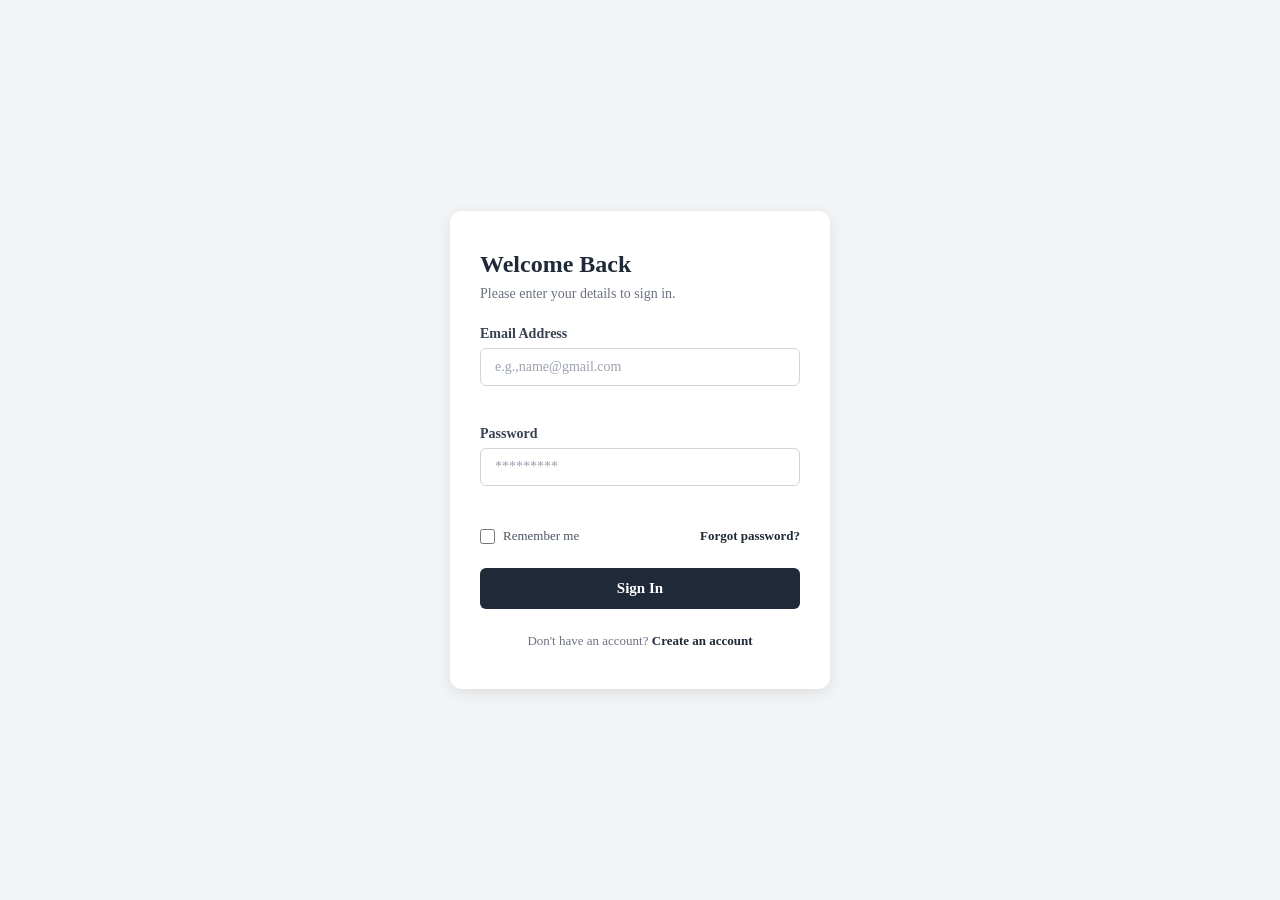
<file: index.html>
<!DOCTYPE html>
<html lang="en">
<head>
    <meta charset="UTF-8">
    <meta name="viewport" content="width=device-width, initial-scale=1.0">
    <title>Sign In</title>
    <link rel="stylesheet" href="css/style.css">
</head>
<body>
    <main class="login-container">
        <section class="login-card">
            <header class="login-header">
                <h2>Welcome Back</h2>
                <p>Please enter your details to sign in.</p>
            </header>

            <div class="alert alert-success" id="registerSuccess" role="status" hidden></div>

            <form action="/login-endpoint" method="POST" id="loginForm" class="login-form" novalidate>
                
                <!-- Email Input Group -->
                <div class="input-group">
                    <label for="email">Email Address</label>
                    <input type="email" id="email" name="email" placeholder="e.g.,name@gmail.com" required autocomplete="email">
                    <span class="error-message" id="emailError" aria-live="polite"></span>
                </div>

                <!-- Password Input Group -->
                <div class="input-group">
                    <label for="password">Password</label>
                    <input type="password" id="password" name="password" placeholder="*********" required autocomplete="current-password">
                    <span class="error-message" id="passwordError" aria-live="polite"></span>
                </div>

                <!-- Form Controls (Remember Me & Forgot Password) -->
                <div class="form-actions">
                    <label class="checkbox-label" for="rememberMe">
                        <input type="checkbox" id="rememberMe" name="rememberMe">
                        Remember me
                    </label>
                    <a href="forgot-password.html" class="forgot-password-link">Forgot password?</a>
                </div>

                <!-- Submit Button -->
                <button type="submit" class="btn-submit">Sign In</button>

            </form>

            <!-- Registration Footer -->
            <footer class="login-footer">
                <p>Don't have an account? <a href="signup.php">Create an account</a></p>
            </footer>
        </section>
    </main>

    <script>
        // Show success message after registration (e.g. index.html?registered=1&pid=26-12345)
        const params = new URLSearchParams(window.location.search);
        if (params.get('registered') === '1') {
            const box = document.getElementById('registerSuccess');
            const pid = params.get('pid');
            box.textContent = 'Account created successfully!' + (pid ? ' Your Patient ID is ' + pid + '.' : '') + ' Please sign in.';
            box.hidden = false;
        }
    </script>
</body>
</html>
</file>
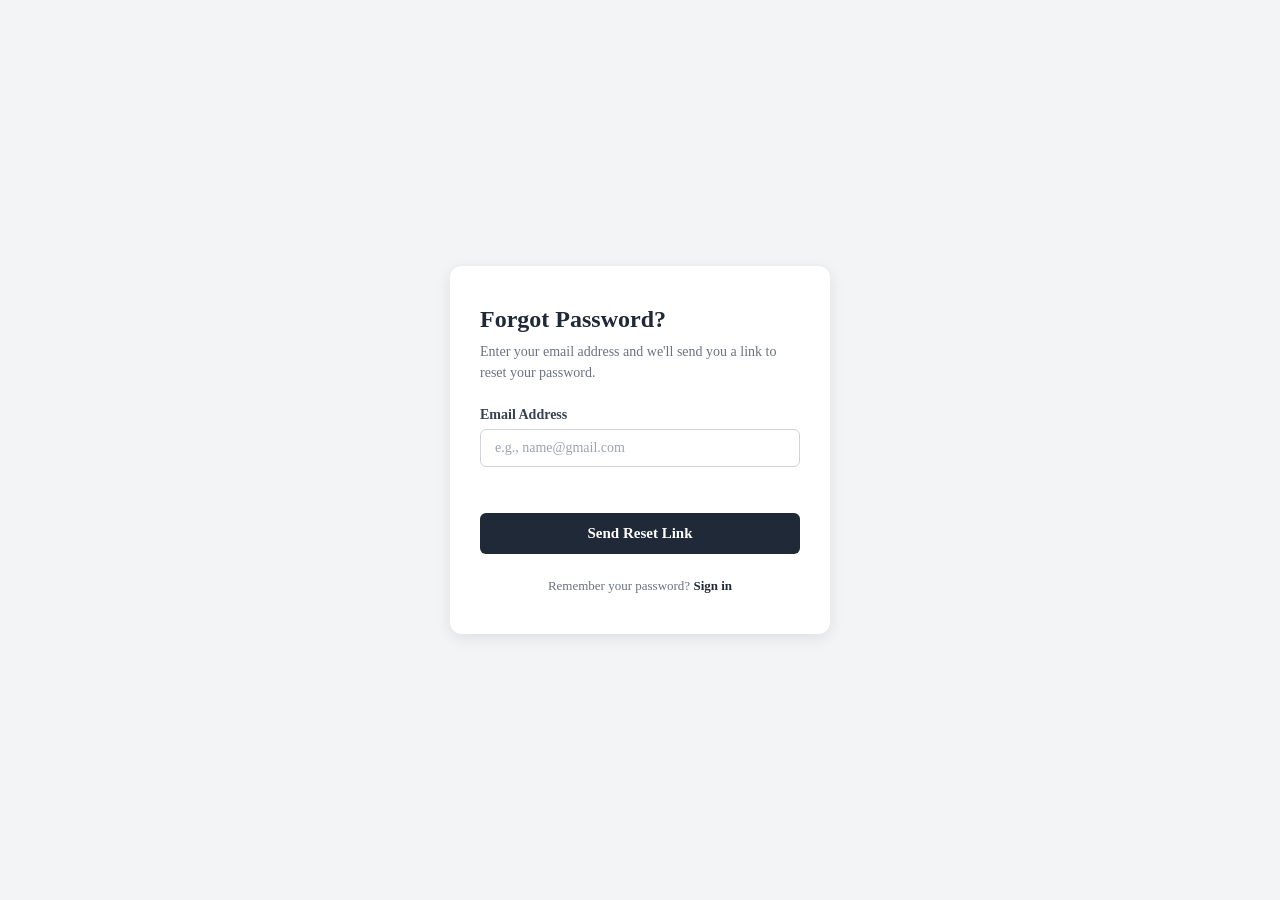
<file: forgot-password.html>
<!DOCTYPE html>
<html lang="en">
<head>
    <meta charset="UTF-8">
    <meta name="viewport" content="width=device-width, initial-scale=1.0">
    <title>Forgot Password</title>
    <link rel="stylesheet" href="css/style.css">
</head>

<body>

    <main class="forgot-container">
        <section class="forgot-card">

            <header class="forgot-header">
                <h2>Forgot Password?</h2>
                <p>Enter your email address and we'll send you a link to reset your password.</p>
            </header>

            <form action="/forgot-password" method="POST" id="forgotPasswordForm" class="forgot-form" novalidate>

                <!-- Email Input -->
                <div class="input-group">
                    <label for="email">Email Address</label>
                    <input
                        type="email"
                        id="email"
                        name="email"
                        placeholder="e.g., name@gmail.com"
                        required
                        autocomplete="email"
                    >
                    <span
                        class="error-message"
                        id="emailError"
                        aria-live="polite">
                    </span>
                </div>

                <!-- Submit Button -->
                <button type="submit" class="btn-submit">
                    Send Reset Link
                </button>

            </form>

            <!-- Back to Login -->
            <footer class="forgot-footer">
                <p>
                    Remember your password?
                    <a href="index.html">Sign in</a>
                </p>
            </footer>

        </section>
    </main>

</body>
</html>
</file>
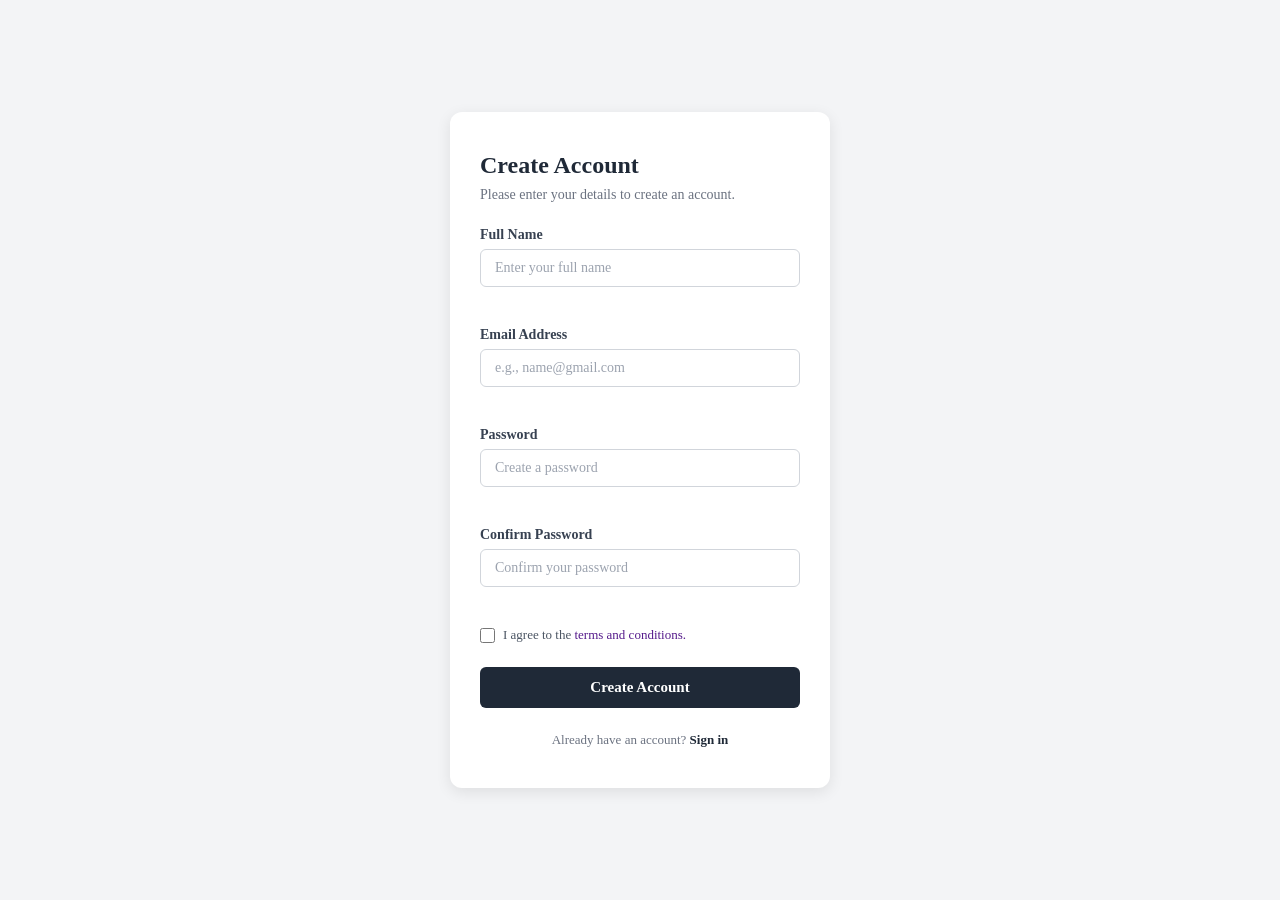
<file: signup.html>
<!DOCTYPE html>
<html lang="en">
<head>
    <meta charset="UTF-8">
    <meta name="viewport" content="width=device-width, initial-scale=1.0">
    <title>Create Account</title>
    <link rel="stylesheet" href="css/style.css">
</head>
<body>
    <main class="signup-container">
        <section class="signup-card">

            <header class="signup-header">
                <h2>Create Account</h2>
                <p>Please enter your details to create an account.</p>
            </header>

            <form action="/signup-endpoint" method="POST" id="signupForm" class="signup-form" novalidate>

                <!-- Full Name -->
                <div class="input-group">
                    <label for="name">Full Name</label>
                    <input type="text" id="name" name="name" placeholder="Enter your full name" required autocomplete="name">
                    <span class="error-message" id="nameError" aria-live="polite"></span>
                </div>

                <!-- Email -->
                <div class="input-group">
                    <label for="email">Email Address</label>
                    <input type="email" id="email" name="email" placeholder="e.g., name@gmail.com" required autocomplete="email">
                    <span class="error-message" id="emailError" aria-live="polite"></span>
                </div>

                <!-- Password -->
                <div class="input-group">
                    <label for="password">Password</label>
                    <input type="password" id="password" name="password" placeholder="Create a password" required autocomplete="new-password">
                    <span class="error-message" id="passwordError" aria-live="polite"></span>
                </div>

                <!-- Confirm Password -->
                <div class="input-group">
                    <label for="confirmPassword">Confirm Password</label>
                    <input type="password" id="confirmPassword" name="confirmPassword" placeholder="Confirm your password" required autocomplete="new-password" >
                    <span class="error-message" id="confirmPasswordError" aria-live="polite"></span>
                </div>

                <!-- Terms -->
                <label class="terms-label" for="terms">
                    <input type="checkbox" id="terms" name="terms" required>
                    <span>I agree to the <a href="" style="text-decoration: none;">terms and conditions.</a></span>
                </label>

                <!-- Submit -->
                <button type="submit" class="btn-submit">
                    Create Account
                </button>

            </form>

            <!-- Login Footer -->
            <footer class="signup-footer">
                <p>
                    Already have an account?
                    <a href="index.html">Sign in</a>
                </p>
            </footer>

        </section>
    </main>

</body>
</html>
</file>
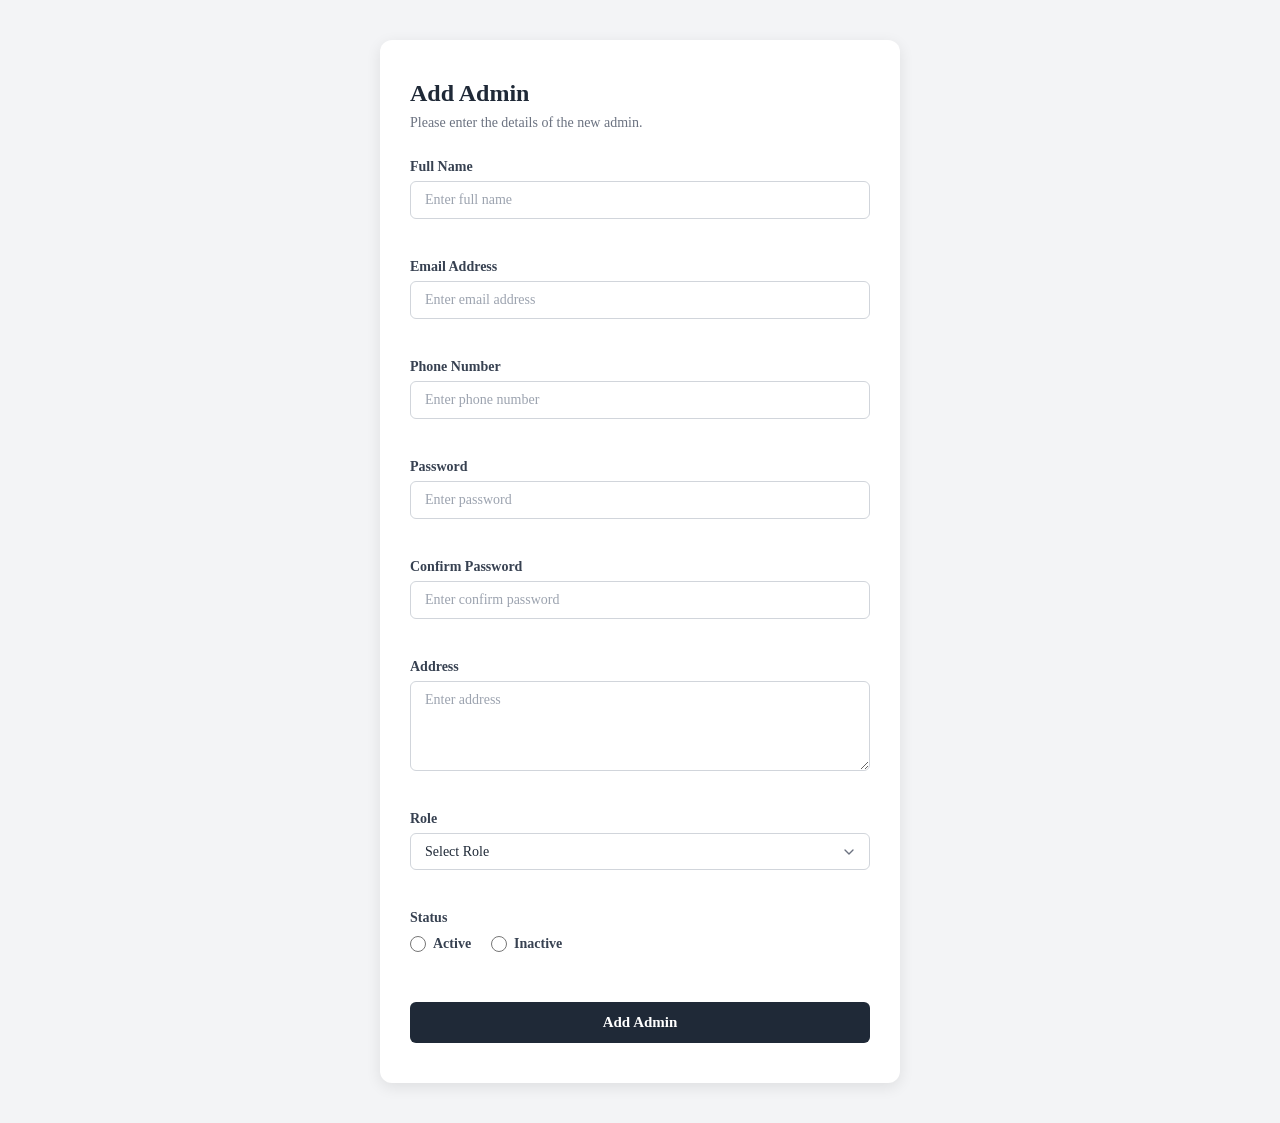
<file: src/admin/AddAdmin.html>
<!DOCTYPE html>
<html lang="en">
<head>
    <meta charset="UTF-8">
    <meta name="viewport" content="width=device-width, initial-scale=1.0">
    <title>Add Admin</title>
    <link rel="stylesheet" href="../../css/admin.css">
</head>
<body>
    <main class="add-admin-container">
        <section class="add-admin-card">
            <header class="add-admin-header">
                <h2>Add Admin</h2>
                <p>Please enter the details of the new admin.</p>
            </header>

            <form action="" method="post" id="addAdminForm" class="add-admin-form" novalidate>
                <!-- Name Input -->
                 <div class="input-group">
                    <label for="name">Full Name</label>
                    <input type="text" id="name" name="name" placeholder="Enter full name" required autocomplete="name">
                    <span class="error-message" id="nameError" aria-live="polite"></span>
                 </div>

                 <!-- Email Input -->
                 <div class="input-group">
                    <label for="email">Email Address</label>
                    <input type="email" id="email" name="email" placeholder="Enter email address" required autocomplete="email">
                    <span class="error-message" id="emailError" aria-live="polite"></span>
                 </div>

                 <!-- Phone Number Input -->
                 <div class="input-group">
                    <label for="phone">Phone Number</label>
                    <input type="tel" id="phone" name="phone" placeholder="Enter phone number" required autocomplete="tel">
                    <span class="error-message" id="phoneError" aria-live="polite"></span>
                 </div>

                 <!-- Password Input -->
                 <div class="input-group">
                    <label for="password">Password</label>
                    <input type="password" id="password" name="password" placeholder="Enter password" required autocomplete="new-password">
                    <span class="error-message" id="passwordError" aria-live="polite"></span>
                 </div>

                 <!-- Confirm Password Input -->
                 <div class="input-group">
                    <label for="confirm-password">Confirm Password</label>
                    <input type="password" id="confirm-password" name="confirm-password" placeholder="Enter confirm password" required autocomplete="new-password">
                    <span class="error-message" id="confirm-passwordError" aria-live="polite"></span>
                 </div>

                 <!-- Address Line Input -->
                 <div class="input-group">
                    <label for="address">Address</label>
                    <textarea id="address" name="address" rows="4" placeholder="Enter address" required></textarea>
                    <span class="error-message" id="addressError" aria-live="polite"></span>
                 </div>
                 
                 <!-- Role -->
                  <div class="input-group">
                    <label for="role">Role</label>
                    <select id="role" name="role" required>
                      <option value="">Select Role</option>
                      <option value="super-admin">Super Admin</option>
                      <option value="product-admin">Product Admin</option>
                      <option value="order-management-admin">Order Management Admin</option>
                      <option value="support-admin">Support Admin</option>
                      <option value="inventory-admin">Inventory Admin</option>
                      <option value="sales-admin">Sales Admin</option>
                      <option value="marketing-admin">Marketing Admin</option>
                      <option value="hr-admin">HR Admin</option>
                      <option value="finance-admin">Finance Admin</option>
                      <option value="security-admin">Security Admin</option>
                    </select>
                    <span class="error-message" id="roleError" aria-live="polite"></span>
                  </div>

                  <!-- Status -->
                  <div class="input-group">
                    <label>Status</label>
                    <div class="radio-group">
                      <label class="radio-label"><input type="radio" name="status" value="active" required>Active</label>
                      <label class="radio-label"><input type="radio" name="status" value="inactive" required>Inactive</label>
                    </div>
                    <span class="error-message" id="statusError" aria-live="polite"></span>
                  </div>

                 <button type="submit" class="btn-submit">Add Admin</button>
            </form>
        </section>
    </main>
</body>
</html>
</file>
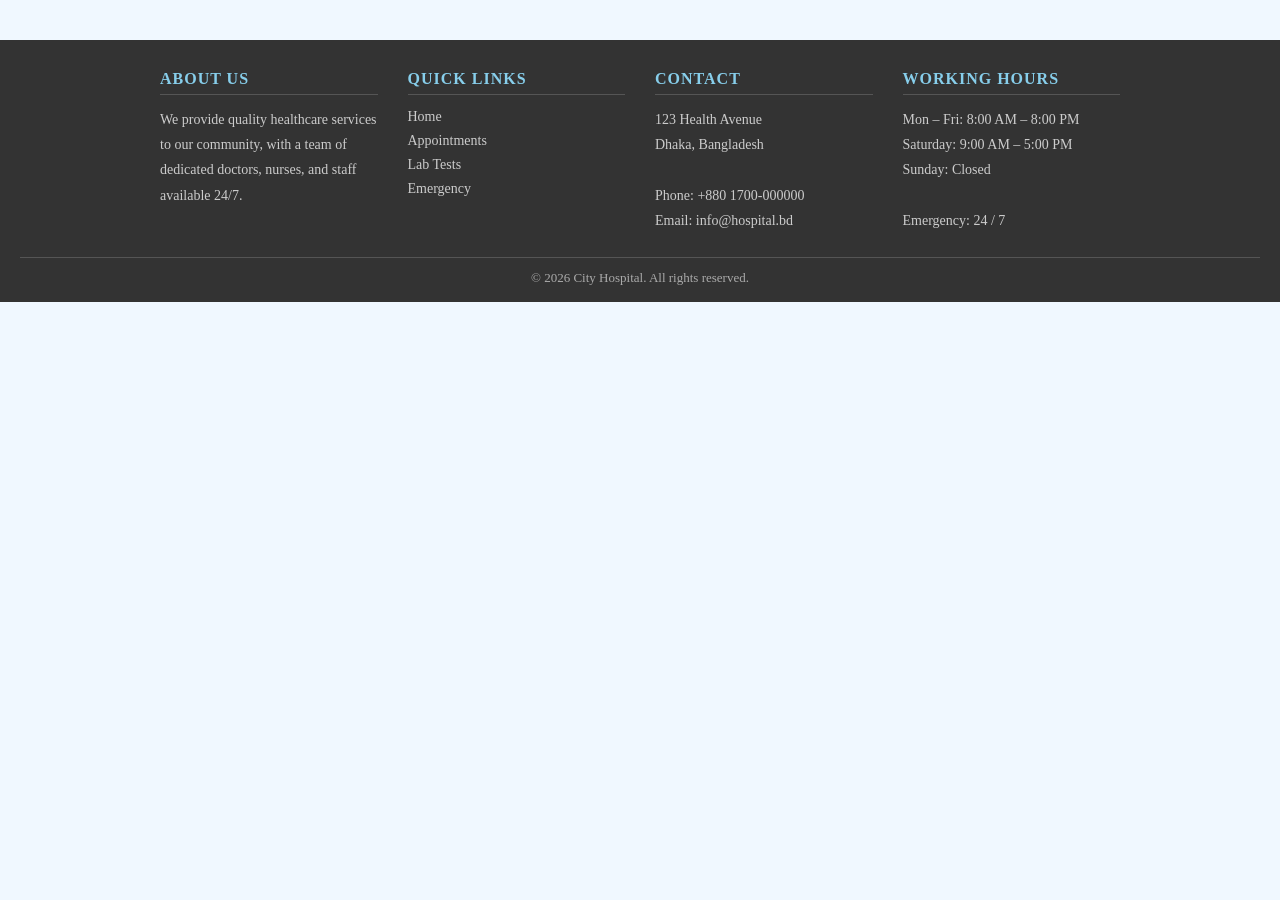
<file: MID/MyWork/Page/Footer.html>
<!DOCTYPE html>
<html lang="en">
<head>
    <meta charset="UTF-8">
    <meta name="viewport" content="width=device-width, initial-scale=1.0">
    <title>Footer</title>
    <link rel="stylesheet" href="../Design/Footer.css">
</head>
<body>

    <footer>
        <div class="footer-grid">

            <!-- About -->
            <div class="footer-section">
                <h3>About Us</h3>
                <p>We provide quality healthcare services to our community, with a team of dedicated doctors, nurses, and staff available 24/7.</p>
            </div>

            <!-- Quick Links -->
            <div class="footer-section">
                <h3>Quick Links</h3>
                <ul>
                    <li><a href="Header.html">Home</a></li>
                    <li><a href="#">Appointments</a></li>
                    <li><a href="#">Lab Tests</a></li>
                    <li><a href="#">Emergency</a></li>
                </ul>
            </div>

            <!-- Contact -->
            <div class="footer-section">
                <h3>Contact</h3>
                <address>
                    123 Health Avenue<br>
                    Dhaka, Bangladesh<br><br>
                    Phone: +880 1700-000000<br>
                    Email: info@hospital.bd
                </address>
            </div>

            <!-- Hours -->
            <div class="footer-section">
                <h3>Working Hours</h3>
                <p>
                    Mon – Fri: 8:00 AM – 8:00 PM<br>
                    Saturday: 9:00 AM – 5:00 PM<br>
                    Sunday: Closed<br><br>
                    Emergency: 24 / 7
                </p>
            </div>

        </div>

        <div class="footer-bottom">
            &copy; 2026 City Hospital. All rights reserved.
        </div>
    </footer>

</body>
</html>
</file>
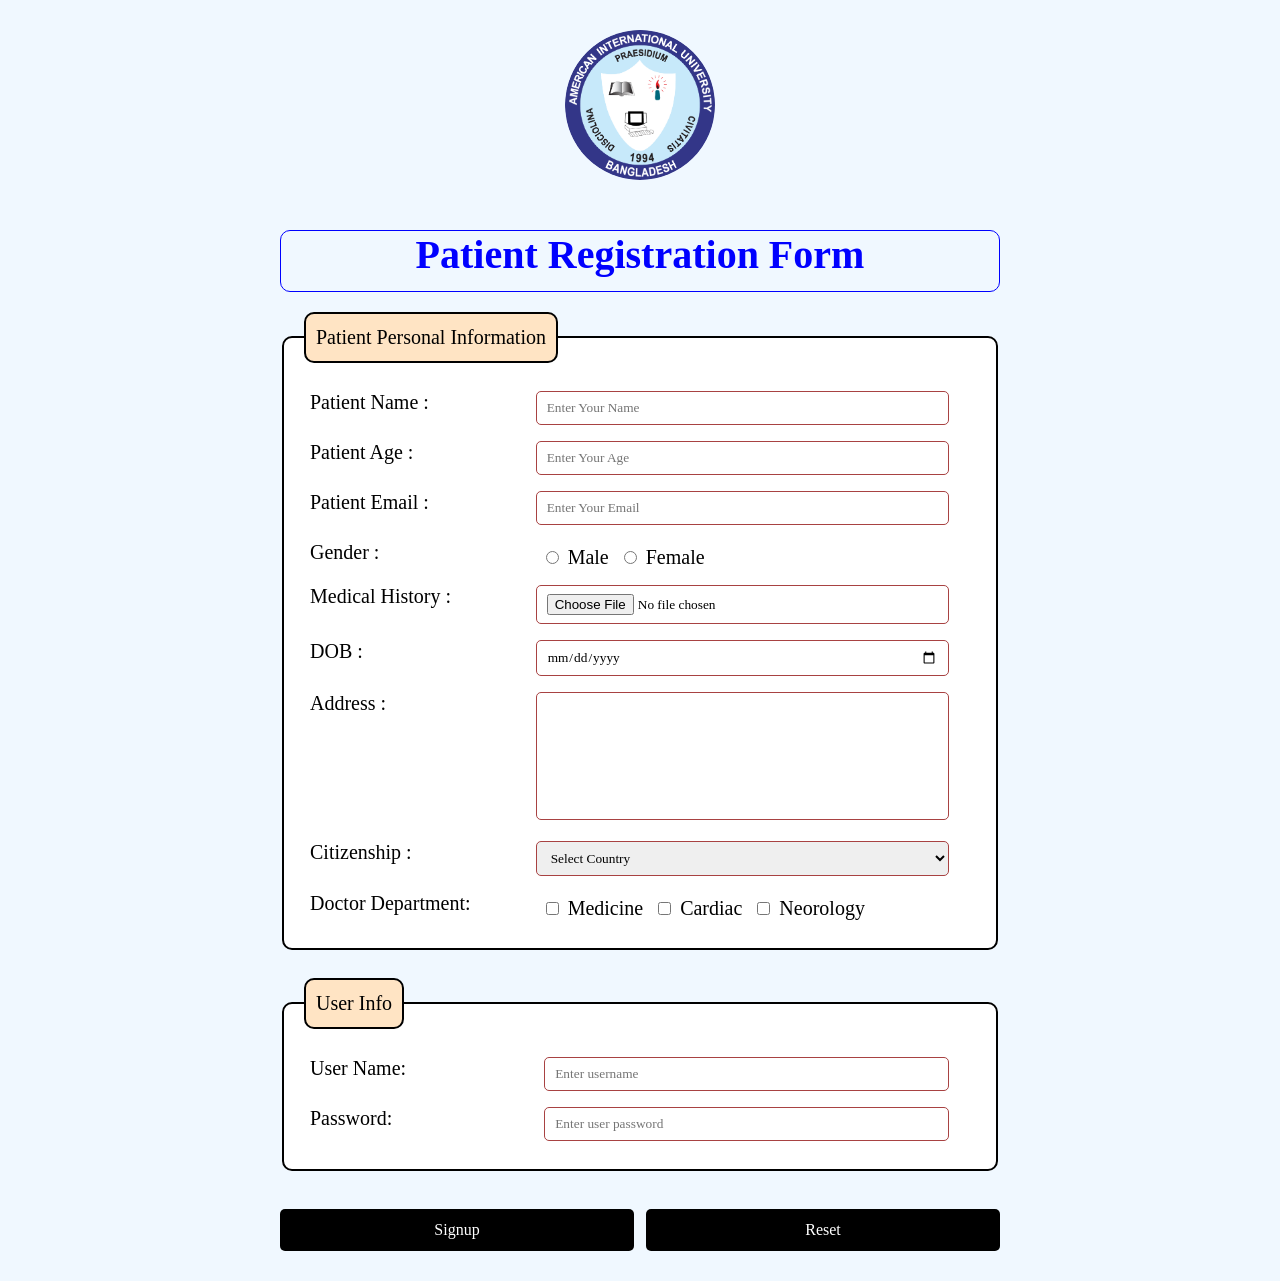
<file: MID/MyWork/Page/Registration.html>
<!DOCTYPE html>
<html lang="en-US">
    <head>
        <meta charset="UTF-8">
        <link rel="stylesheet" href="../Design/Style.css"> 
        <title> Patient Registration Form </title>
    </head>
    <body>
        <img src="logo.png" id="logo" > 
        <br>

        <h1> Patient Registration Form </h1>
        <form>
            <fieldset>
                <legend> Patient Personal Information </legend>
               <table>
                <tr>
                    <td> <label for="PatientName"> Patient Name :  </label> </td>
                    <td> <input type="text" name="PatientName" id="PatientName" for="PatientName" placeholder="Enter Your Name" required> </td>
                </tr>
                <tr>
                    <td>  <label for="PatientAge"> Patient Age : </label> </td>
                    <td> <input type="number" name="PatientAge" id="PatientAge" for="PatientAge" placeholder="Enter Your Age "> </td>
                </tr>

                <tr>
                    <td>  <label for="PatientEmail"> Patient Email : </label> </td>
                    <td> <input type="email" name="PatientEmail" id="PatientEmail" for="PatientEmail" placeholder="Enter Your Email "> </td>
                </tr>

                <tr>
                    <td> <label for="PatientGender"> Gender : </label>
                        <td> 
                        <input type="radio" name="gender" id="Male" for="Gender"> Male
                        <input type="radio" name="gender" id="Female" for="Gender"> Female </td>
                </tr>

                <tr> 
                    <td> <label for="PatientDoc"> Medical History : </label></td>
                    <td> <input type ="file" name ="file" id="medicaldoc" for="medicaldoc"> </td>
                </tr>

                <tr> 
                    <td> <label for="DOB"> DOB : </label></td>
                    <td> <input type ="date" name ="DOB" id="DOB" for="DOB"> </td>
                </tr>

                <tr> 
                    <td> <label for="Address"> Address : </label></td>
                    <td> 
                        <textarea id="Address" for="Address" cols="20" rows="5" style="resize: none;"></textarea>
                    </td>
                </tr>

                <tr>
                    <td><label for="Citizen"> Citizenship : </label> </td>
                    <td>
                    <select>
                        <option id="blank"> Select Country </option>
                        <option id="BD"> Bangladesh </option>
                        <option id="USA"> USA </option>
                        <option id ="UK"> UK </option>
                        <option id="AUS"> Australia </option>
                        <option id="JP"> Japan </option>
                    </select>
                    </td>

                    <tr>
                        <td> <label for="Dept"> Doctor Department: </label></td>
                        <td> <input type="checkbox" id="DeptMedicine" for="dept" name="dept"> Medicine 
                        <input type="checkbox" id="DeptCardiac" for="dept" name="dept"> Cardiac
                        <input type="checkbox" id="DeptNeoro" for="dept" name="dept"> Neorology
                        </td>
                    </tr>
                </tr>
               </table>
            </fieldset>
            <br>
            <fieldset>
            
                <legend> User Info </legend>
                <table>
                    <tr>
                        <td> <label for="username"> User Name: </label> </td>
                        <td> <input type="text" id="username" for="username" placeholder="Enter username"> </td>
                    </tr>
                    <tr>
                        <td> <label for="Password"> Password: </label></td>
                        <td> <input type="password" id="password" for="password" placeholder="Enter user password"></td>

                    </tr>
                </table>
            </fieldset>
            <br>

            <div class="button-group">
                <input type="submit" id="submit" value="Signup">
                <input type="reset" id="reset" value="Reset">
            </div>
        </form>
    </body>
</html>
</file>
<file: css/style.css>
* {
    margin: 0;
    padding: 0;
    box-sizing: border-box;
    font-family: Georgia, 'Times New Roman', Times, serif;
}

body {
    background-color: #f3f4f6;
    display: flex;
    justify-content: center;
    align-items: center;
    min-height: 100vh;
}

.login-container {
    width: 100%;
    max-width: 420px;
    padding: 20px;
}

.login-card {
    background: #ffffff;
    padding: 40px 30px;
    border-radius: 12px;
    box-shadow: 0 4px 15px rgba(0, 0, 0, 0.09);
}

.login-header h2 {
    color: #1f2937;
    font-size: 24px;
    margin-bottom: 8px;
}

.login-header p {
    color: #6b7280;
    font-size: 14px;
    margin-bottom: 24px;
}

.login-form,
#loginForm {
    display: flex;
    flex-direction: column;
    gap: 18px;
}

/* Input Group & Labels */
.input-group,
.login-group {
    display: flex;
    flex-direction: column;
    gap: 6px;
}

.input-group label,
.login-group label {
    font-size: 14px;
    font-weight: 600;
    color: #374151;
}

/* Inputs */
.input-group input,
.login-group input {
    width: 100%;
    padding: 10px 14px;
    font-size: 14px;
    color: #1f2937;
    background-color: #ffffff;
    border: 1px solid #d1d5db;
    border-radius: 6px;
    outline: none;
    transition: border-color 0.2s ease, box-shadow 0.2s ease;
}

.input-group input::placeholder,
.login-group input::placeholder {
    color: #9ca3af;
}

.input-group input:focus,
.login-group input:focus {
    border-color: #1f2937;
    box-shadow: 0 0 0 3px rgba(31, 41, 55, 0.08);
}

/* Validation Feedback */
.error-message {
    font-size: 12px;
    color: #dc2626;
    min-height: 16px;
}

/* Alert Banners (server messages) */
.alert {
    padding: 10px 14px;
    border-radius: 6px;
    font-size: 13px;
    line-height: 1.4;
    margin-bottom: 18px;
    border: 1px solid transparent;
}

.alert-error {
    background-color: #fef2f2;
    border-color: #fecaca;
    color: #b91c1c;
}

.alert-success {
    background-color: #f0fdf4;
    border-color: #bbf7d0;
    color: #15803d;
}

/* Checkbox & Forgot Password Row */
.form-actions {
    display: flex;
    justify-content: space-between;
    align-items: center;
    font-size: 13px;
    margin-top: 2px;
}

.checkbox-label {
    display: inline-flex;
    align-items: center;
    gap: 8px;
    color: #4b5563;
    cursor: pointer;
    user-select: none;
}

.checkbox-label input[type="checkbox"] {
    width: 15px;
    height: 15px;
    accent-color: #1f2937;
    cursor: pointer;
}

.forgot-password-link {
    color: #1f2937;
    font-weight: 600;
    text-decoration: none;
    transition: color 0.15s ease;
}

.forgot-password-link:hover {
    text-decoration: underline;
}

/* Submit Button */
.btn-submit {
    width: 100%;
    padding: 12px;
    background-color: #1f2937;
    color: #ffffff;
    font-size: 15px;
    font-weight: 600;
    border: none;
    border-radius: 6px;
    cursor: pointer;
    margin-top: 6px;
    transition: background-color 0.2s ease, transform 0.05s ease;
}

.btn-submit:hover {
    background-color: #111827;
}

.btn-submit:active {
    transform: scale(0.99);
}

/* Footer Link */
.login-footer {
    margin-top: 24px;
    text-align: center;
    font-size: 13px;
    color: #6b7280;
}

.login-footer a {
    color: #1f2937;
    font-weight: 600;
    text-decoration: none;
}

.login-footer a:hover {
    text-decoration: underline;
}




/* Signup Container */
.signup-container {
    width: 100%;
    max-width: 420px;
    padding: 20px;
}

.signup-card {
    background: #ffffff;
    padding: 40px 30px;
    border-radius: 12px;
    box-shadow: 0 4px 15px rgba(0, 0, 0, 0.09);
}

.signup-header h2 {
    color: #1f2937;
    font-size: 24px;
    margin-bottom: 8px;
}

.signup-header p {
    color: #6b7280;
    font-size: 14px;
    margin-bottom: 24px;
}

.signup-form {
    display: flex;
    flex-direction: column;
    gap: 18px;
}

/* Terms and Conditions */

.terms-label {
    display: flex;
    align-items: center;
    gap: 8px;
    font-size: 13px;
    color: #4b5563;
    cursor: pointer;
    user-select: none;
}

.terms-label input[type="checkbox"] {
    width: 15px;
    height: 15px;
    accent-color: #1f2937;
    cursor: pointer;
}

/* Signup Footer */

.signup-footer {
    margin-top: 24px;
    text-align: center;
    font-size: 13px;
    color: #6b7280;
}

.signup-footer a {
    color: #1f2937;
    font-weight: 600;
    text-decoration: none;
}

.signup-footer a:hover {
    text-decoration: underline;
}



/* Forgot Password */

.forgot-container {
    width: 100%;
    max-width: 420px;
    padding: 20px;
}

.forgot-card {
    background: #ffffff;
    padding: 40px 30px;
    border-radius: 12px;
    box-shadow: 0 4px 15px rgba(0, 0, 0, 0.09);
}

.forgot-header h2 {
    color: #1f2937;
    font-size: 24px;
    margin-bottom: 8px;
}

.forgot-header p {
    color: #6b7280;
    font-size: 14px;
    line-height: 1.5;
    margin-bottom: 24px;
}

.forgot-form {
    display: flex;
    flex-direction: column;
    gap: 18px;
}

.forgot-footer {
    margin-top: 24px;
    text-align: center;
    font-size: 13px;
    color: #6b7280;
}

.forgot-footer a {
    color: #1f2937;
    font-weight: 600;
    text-decoration: none;
}

.forgot-footer a:hover {
    text-decoration: underline;
}
</file>
<file: css/admin.css>
/*Reset & Base*/
* {
    margin: 0;
    padding: 0;
    box-sizing: border-box;
    font-family: Georgia, 'Times New Roman', Times, serif;
}

body {
    background-color: #f3f4f6;
    display: flex;
    justify-content: center;
    align-items: flex-start;
    min-height: 100vh;
    padding: 40px 20px;
}

/* Add Admin — Container & Card */
.add-admin-container {
    width: 100%;
    max-width: 520px;
    margin: 0 auto;
}

.add-admin-card {
    background: #ffffff;
    padding: 40px 30px;
    border-radius: 12px;
    box-shadow: 0 4px 15px rgba(0, 0, 0, 0.09);
}

/* Header */
.add-admin-header {
    margin-bottom: 28px;
}

.add-admin-header h2 {
    color: #1f2937;
    font-size: 24px;
    font-weight: 700;
    margin-bottom: 8px;
}

.add-admin-header p {
    color: #6b7280;
    font-size: 14px;
}

/* Form Layout */
.add-admin-form {
    display: flex;
    flex-direction: column;
    gap: 18px;
}

/* Input Group & Labels */
.input-group {
    display: flex;
    flex-direction: column;
    gap: 6px;
}

.input-group label {
    font-size: 14px;
    font-weight: 600;
    color: #374151;
}

/* Inputs, Textarea & Select */
.input-group input,
.input-group textarea,
.input-group select {
    width: 100%;
    padding: 10px 14px;
    font-size: 14px;
    font-family: inherit;
    color: #1f2937;
    background-color: #ffffff;
    border: 1px solid #d1d5db;
    border-radius: 6px;
    outline: none;
    transition: border-color 0.2s ease, box-shadow 0.2s ease;
}

.input-group input::placeholder,
.input-group textarea::placeholder {
    color: #9ca3af;
}

.input-group input:focus,
.input-group textarea:focus,
.input-group select:focus {
    border-color: #1f2937;
    box-shadow: 0 0 0 3px rgba(31, 41, 55, 0.08);
}

.input-group textarea {
    resize: vertical;
    min-height: 90px;
}

.input-group select {
    appearance: none;
    -webkit-appearance: none;
    background-image: url("data:image/svg+xml,%3Csvg xmlns='http://www.w3.org/2000/svg' width='16' height='16' viewBox='0 0 24 24' fill='none' stroke='%236b7280' stroke-width='2' stroke-linecap='round' stroke-linejoin='round'%3E%3Cpolyline points='6 9 12 15 18 9'/%3E%3C/svg%3E");
    background-repeat: no-repeat;
    background-position: right 12px center;
    padding-right: 36px;
    cursor: pointer;
}

/* Radio Group (Status)*/
.radio-group {
    display: flex;
    gap: 20px;
    padding: 4px 0;
}

.radio-label {
    display: inline-flex;
    align-items: center;
    gap: 7px;
    font-size: 14px;
    font-weight: 500;
    color: #4b5563;
    cursor: pointer;
    user-select: none;
}

.radio-label input[type="radio"] {
    width: 16px;
    height: 16px;
    accent-color: #1f2937;
    cursor: pointer;
    flex-shrink: 0;
}

/* Validation Feedback */
.error-message {
    font-size: 12px;
    color: #dc2626;
    min-height: 16px;
}

/* Submit Button */
.btn-submit {
    width: 100%;
    padding: 12px;
    background-color: #1f2937;
    color: #ffffff;
    font-size: 15px;
    font-weight: 600;
    font-family: inherit;
    border: none;
    border-radius: 6px;
    cursor: pointer;
    margin-top: 6px;
    transition: background-color 0.2s ease, transform 0.05s ease;
}

.btn-submit:hover {
    background-color: #111827;
}

.btn-submit:active {
    transform: scale(0.99);
}
</file>
<file: MID/MyWork/Design/Footer.css>
* {
            box-sizing: border-box;
            margin: 0;
            padding: 0;
        }

        body {
            font-family: Cambria, Georgia, serif;
            background-color: aliceblue;
        }

        /* ── Footer ── */
        footer {
            background-color: #333;
            color: white;
            padding: 30px 20px 16px;
            margin-top: 40px;
        }

        .footer-grid {
            display: flex;
            flex-wrap: wrap;
            gap: 30px;
            justify-content: space-between;
            max-width: 960px;
            margin: 0 auto;
        }

        .footer-section {
            flex: 1 1 200px;
        }

        .footer-section h3 {
            font-size: 16px;
            text-transform: uppercase;
            letter-spacing: 1px;
            margin-bottom: 12px;
            color: skyblue;
            border-bottom: 1px solid #555;
            padding-bottom: 6px;
        }

        .footer-section p,
        .footer-section address {
            font-size: 14px;
            line-height: 1.8;
            font-style: normal;
            color: #ccc;
        }

        .footer-section ul {
            list-style: none;
        }

        .footer-section ul li {
            margin-bottom: 6px;
        }

        .footer-section ul li a {
            color: #ccc;
            text-decoration: none;
            font-size: 14px;
        }

        .footer-section ul li a:hover {
            color: skyblue;
        }

        /* ── Bottom bar ── */
        .footer-bottom {
            text-align: center;
            margin-top: 24px;
            padding-top: 12px;
            border-top: 1px solid #555;
            font-size: 13px;
            color: #aaa;
        }
</file>
<file: MID/MyWork/Design/Style.css>
*{
    box-sizing: content-box;
}
body{
    font-family: Cambria, Cochin, Georgia, Times, 'Times New Roman', serif;
    font-size: 20px;
    color: black;
    background-color: aliceblue;
    max-width: 720px;
    margin: 0 auto;
    padding: 30px 20px;
}
#logo{
    display: block;
    width: 150px;
    height: 150px;
    margin: 0 auto;
    border-radius: 50%;
    object-fit: cover;
}
h1{
    text-align: center;
    color: blue;
    border: 1px solid;
    padding-bottom: 13px;
    margin-bottom: 20px;
    border-radius: 10px;
}
fieldset{
    background-color: #ffffff;
    border: 2px solid black;
    border-radius: 10px;
    padding: 20px;
    margin-bottom: 5px;
}

legend{
    background-color: bisque;
    border: 2px solid black;
    border-radius: 7px;
    padding: 12px 10px; 
    border-radius: 10px;
}
table{
    width: 100%;
    border-collapse: collapse;
}
td{
    padding: 8px 6px;
    vertical-align: top;
}

input[type ="text"],
input[type ="number"],
input[type ="email"],
input[type ="password"],
input[type ="date"],
input[type ="file"],
select,textarea
{
    width: 90%;
    padding: 8px 10px;
    font-family: Cambria, Cochin, Georgia, Times, 'Times New Roman', serif;
    border: 1px solid;
    border-radius: 5px;
    border-color: rgb(168, 66, 66);
}
textarea{
    height: 110px;
}
input[type="radio"],
input[type="checkbox"]{

    margin: 10px 4px 0 10px;
    accent-color: black;
}
.button-group {
    display: flex;
    gap: 12px;
    margin-top: 10px;
}

input[type="submit"],
input[type="reset"]{
    flex: 1;
    padding: 12px 0;
    font-size: 16px;
    font-family: Cambria, Cochin, Georgia, Times, 'Times New Roman', serif;
    border: none;
    border-radius: 5px;
    cursor: pointer;
    color: white;
    background-color: black;
}
input[type="submit"]:hover,
input[type="reset"]:hover {
    background-color: skyblue;
}
</file>
